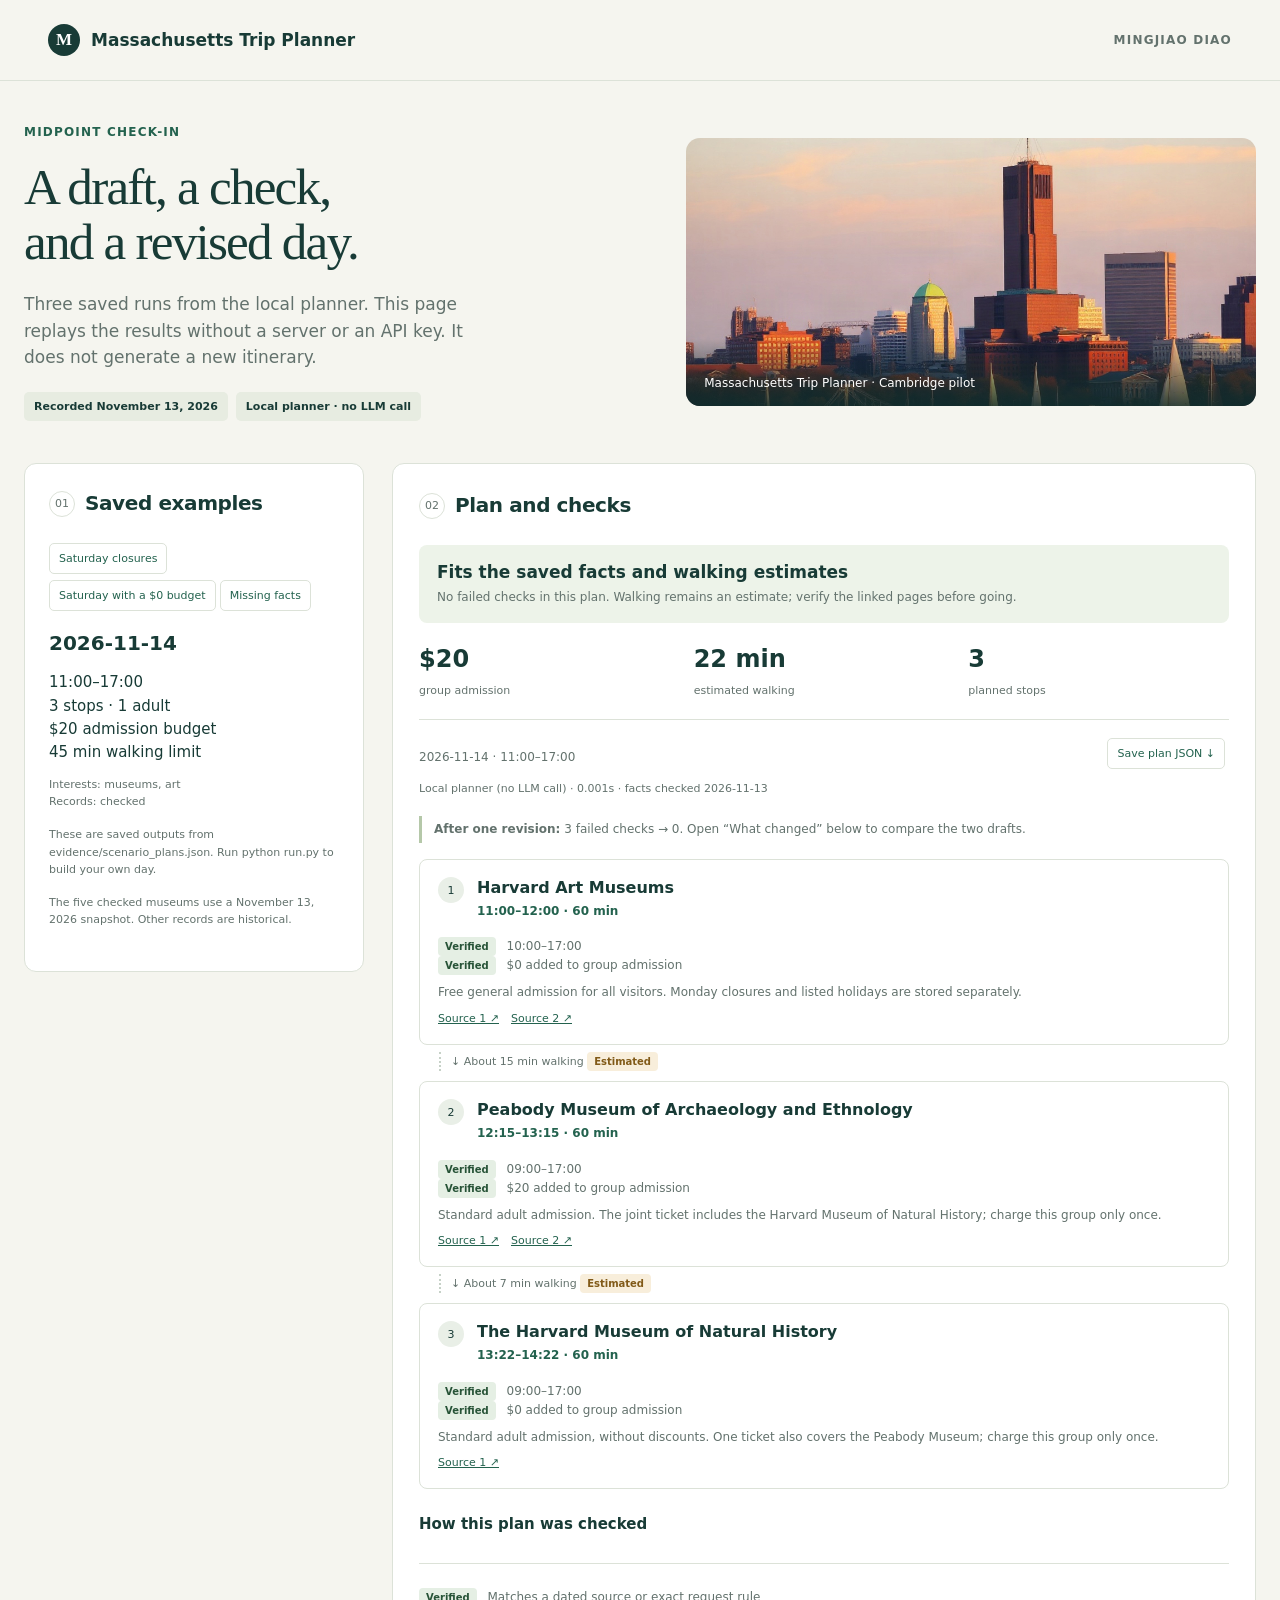
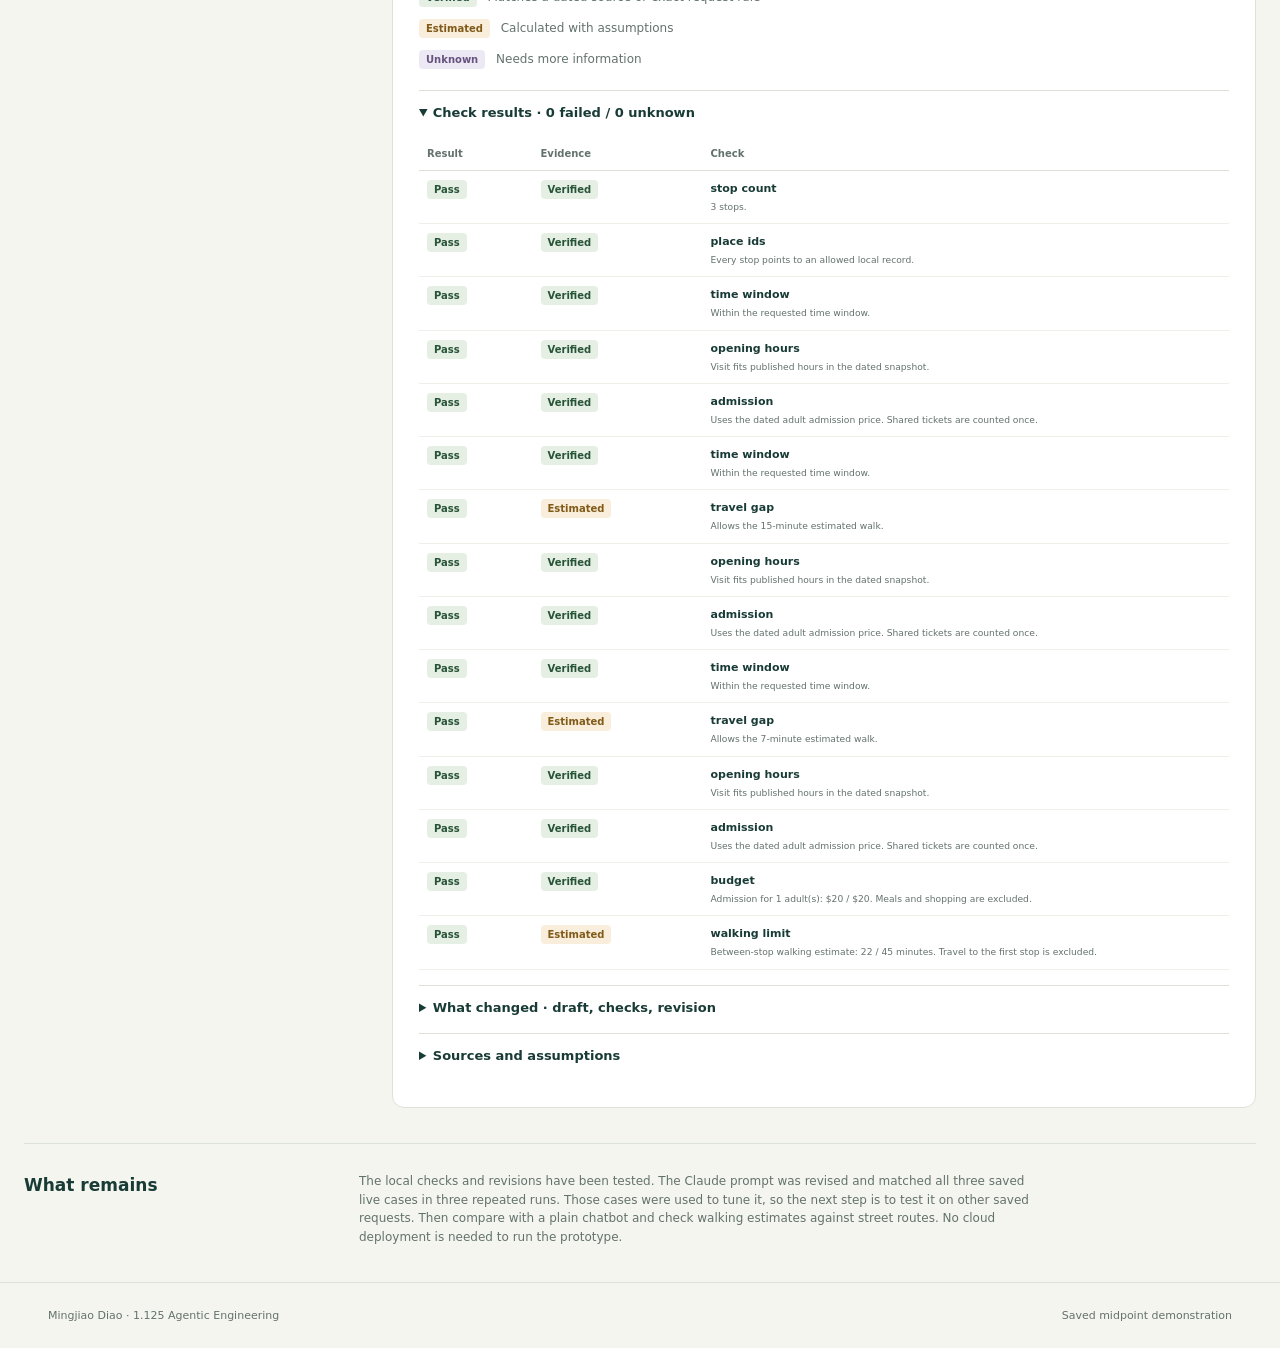
<file: docs/demo.html>
<!doctype html><html lang="en"><head><meta charset="utf-8"><meta name="viewport" content="width=device-width,initial-scale=1"><title>Midpoint demo replay</title><link rel="stylesheet" href="../web/style.css"></head><body>
<header><a class="brand" href="../README.md"><span class="brandmark">M</span> Massachusetts Trip Planner</a><span class="version">Mingjiao Diao</span></header><main>
<section class="hero"><div><p class="eyebrow">MIDPOINT CHECK-IN</p><h1>A draft, a check,<br>and a revised day.</h1><p>Three saved runs from the local planner. This page replays the results without a server or an API key. It does not generate a new itinerary.</p><div class="hero-tags"><span>Recorded November 13, 2026</span><span>Local planner · no LLM call</span></div></div><figure><img src="../web/boston.jpg" alt="Illustrative Boston waterfront view"><figcaption>Massachusetts Trip Planner · Cambridge pilot</figcaption></figure></section>
<div class="workspace"><aside class="input-panel"><div class="panel-heading"><span class="step">01</span><h2>Saved examples</h2></div><div class="examples" style="margin:0;border:0;padding:0"><button data-case="saturday_closures">Saturday closures</button><button data-case="saturday_free">Saturday with a $0 budget</button><button data-case="old_nature_records">Missing facts</button></div><div id="request-summary"></div><p class="field-note">These are saved outputs from evidence/scenario_plans.json. Run python run.py to build your own day.</p><p class="field-note">The five checked museums use a November 13, 2026 snapshot. Other records are historical.</p></aside><section class="output-panel"><div class="panel-heading"><span class="step">02</span><h2>Plan and checks</h2></div><div id="results"></div></section></div>
<section class="scope-note"><h2>What remains</h2><p>The local checks and revisions have been tested. The Claude prompt was revised and matched all three saved live cases in three repeated runs. Those cases were used to tune it, so the next step is to test it on other saved requests. Then compare with a plain chatbot and check walking estimates against street routes. No cloud deployment is needed to run the prototype.</p></section></main><footer><span>Mingjiao Diao · 1.125 Agentic Engineering</span><span>Saved midpoint demonstration</span></footer><script>const saved={"saturday_closures": {"request": {"date": "2026-11-14", "start": "11:00", "end": "17:00", "adults": 1, "budget": 20, "max_walk_minutes": 45, "stop_count": 3, "interests": ["museums", "art"], "source_mode": "checked", "excluded_ids": [], "notes": ""}, "provider": "local", "provider_label": "Local planner (no LLM call)", "model": null, "model_usage": [], "model_calls": [], "candidate_count": 5, "candidates": [{"place_id": "0x89e377448897a76d:0xe34244cf7bf8f747", "name": "Harvard Art Museums", "matched_terms": ["art", "museum", "museums"], "match_score": 6}, {"place_id": "0x89e3774157d08287:0xe1392204489e893b", "name": "The Collection of Historical Scientific Instruments at the Putnam Gallery", "matched_terms": ["collection", "gallery", "museum", "museums"], "match_score": 6}, {"place_id": "0x89e37746dc6c2a43:0xe91ab7e7b2233d1c", "name": "Harvard Museum of the Ancient Near East", "matched_terms": ["collection", "museum", "museums"], "match_score": 4}, {"place_id": "0x89e37746d15ee397:0x120a9da97291d878", "name": "Peabody Museum of Archaeology and Ethnology", "matched_terms": ["museum", "museums"], "match_score": 3}, {"place_id": "0x89e377412f2ed67b:0x613d8c4648bcba7b", "name": "The Harvard Museum of Natural History", "matched_terms": ["museum", "museums"], "match_score": 3}], "trace": [{"step": "Find places", "detail": "Found 5 matching Cambridge records (up to 10)."}, {"step": "Draft plan", "detail": "Local baseline used the top-ranked records, one hour per stop."}, {"step": "Check plan", "detail": "3 failed checks; 0 unknown checks."}, {"step": "Revise plan", "detail": "Revised stops or times using the failed checks. The request stayed the same."}, {"step": "Check revised plan", "detail": "0 failed checks; 0 unknown checks."}], "attempts": [{"attempt": 0, "draft": [{"place_id": "0x89e377448897a76d:0xe34244cf7bf8f747", "start": "11:00", "duration_minutes": 60}, {"place_id": "0x89e3774157d08287:0xe1392204489e893b", "start": "12:10", "duration_minutes": 60}, {"place_id": "0x89e37746dc6c2a43:0xe91ab7e7b2233d1c", "start": "13:20", "duration_minutes": 60}], "result": {"checks": [{"rule": "stop_count", "result": "pass", "evidence": "verified", "message": "3 stops.", "place_id": null}, {"rule": "place_ids", "result": "pass", "evidence": "verified", "message": "Every stop points to an allowed local record.", "place_id": null}, {"rule": "time_window", "result": "pass", "evidence": "verified", "message": "Within the requested time window.", "place_id": "0x89e377448897a76d:0xe34244cf7bf8f747"}, {"rule": "opening_hours", "result": "pass", "evidence": "verified", "message": "Visit fits published hours in the dated snapshot.", "place_id": "0x89e377448897a76d:0xe34244cf7bf8f747"}, {"rule": "admission", "result": "pass", "evidence": "verified", "message": "Uses the dated adult admission price. Shared tickets are counted once.", "place_id": "0x89e377448897a76d:0xe34244cf7bf8f747"}, {"rule": "time_window", "result": "pass", "evidence": "verified", "message": "Within the requested time window.", "place_id": "0x89e3774157d08287:0xe1392204489e893b"}, {"rule": "travel_gap", "result": "fail", "evidence": "estimated", "message": "There is not enough time for the estimated walk.", "place_id": "0x89e3774157d08287:0xe1392204489e893b"}, {"rule": "opening_hours", "result": "fail", "evidence": "verified", "message": "The saved official schedule says closed on this date.", "place_id": "0x89e3774157d08287:0xe1392204489e893b"}, {"rule": "admission", "result": "pass", "evidence": "verified", "message": "Uses the dated adult admission price. Shared tickets are counted once.", "place_id": "0x89e3774157d08287:0xe1392204489e893b"}, {"rule": "time_window", "result": "pass", "evidence": "verified", "message": "Within the requested time window.", "place_id": "0x89e37746dc6c2a43:0xe91ab7e7b2233d1c"}, {"rule": "travel_gap", "result": "pass", "evidence": "estimated", "message": "Allows the 10-minute estimated walk.", "place_id": "0x89e37746dc6c2a43:0xe91ab7e7b2233d1c"}, {"rule": "opening_hours", "result": "fail", "evidence": "verified", "message": "The saved official schedule says closed on this date.", "place_id": "0x89e37746dc6c2a43:0xe91ab7e7b2233d1c"}, {"rule": "admission", "result": "pass", "evidence": "verified", "message": "Uses the dated adult admission price. Shared tickets are counted once.", "place_id": "0x89e37746dc6c2a43:0xe91ab7e7b2233d1c"}, {"rule": "budget", "result": "pass", "evidence": "verified", "message": "Admission for 1 adult(s): $0 / $20. Meals and shopping are excluded.", "place_id": null}, {"rule": "walking_limit", "result": "pass", "evidence": "estimated", "message": "Between-stop walking estimate: 22 / 45 minutes. Travel to the first stop is excluded.", "place_id": null}], "stops": [{"place_id": "0x89e377448897a76d:0xe34244cf7bf8f747", "name": "Harvard Art Museums", "start": "11:00", "end": "12:00", "duration_minutes": 60, "walk_before": null, "charged_admission_usd": 0, "record": {"place_id": "0x89e377448897a76d:0xe34244cf7bf8f747", "name": "Harvard Art Museums", "city": "Cambridge", "category": "culture", "categories": ["Art museum", "Cafe", "Gift shop", "Tourist attraction"], "address": "Harvard Art Museums, 32 Quincy St, Cambridge, MA 02138", "latitude": 42.3740898, "longitude": -71.1143582, "rating": 4.7, "review_count": 1177, "price": null, "historical_hours": null, "description": "Harvard's oldest museum, featuring European & American art from the Middle Ages to the present day.", "source_url": "https://www.google.com/maps?cid=16375726853001377607", "source_snapshot": "Google Local 2021", "metadata_source_line": 89957, "sampled_review_count": 6, "facts": {"hours": [["10:00", "17:00"]], "hours_status": "verified", "admission_usd": 0, "price_status": "verified", "ticket_group": "art", "source_urls": ["https://harvardartmuseums.org/visit", "https://harvardartmuseums.org/visit/policies/hours-closings"], "checked_at": "2026-11-13", "historical_hours": null, "historical_price_category": null, "note": "Free general admission for all visitors. Monday closures and listed holidays are stored separately."}}}, {"place_id": "0x89e3774157d08287:0xe1392204489e893b", "name": "The Collection of Historical Scientific Instruments at the Putnam Gallery", "start": "12:10", "end": "13:10", "duration_minutes": 60, "walk_before": {"from_id": "0x89e377448897a76d:0xe34244cf7bf8f747", "to_id": "0x89e3774157d08287:0xe1392204489e893b", "minutes": 12, "status": "estimated", "method": "Great-circle distance × 1.35, walking at 4 km/h, plus 5 minutes per leg. No street routing."}, "charged_admission_usd": 0, "record": {"place_id": "0x89e3774157d08287:0xe1392204489e893b", "name": "The Collection of Historical Scientific Instruments at the Putnam Gallery", "city": "Cambridge", "category": "culture", "categories": ["Science museum"], "address": "The Collection of Historical Scientific Instruments at the Putnam Gallery, 1 Oxford St, Cambridge, MA 02138", "latitude": 42.3766442, "longitude": -71.1161887, "rating": 4.6, "review_count": 58, "price": null, "historical_hours": [["Friday", "11AM–4PM"], ["Saturday", "Closed"], ["Sunday", "11AM–4PM"], ["Monday", "11AM–4PM"], ["Tuesday", "11AM–4PM"], ["Wednesday", "11AM–4PM"], ["Thursday", "11AM–4PM"]], "description": "", "source_url": "https://www.google.com/maps?cid=16229040133999855931", "source_snapshot": "Google Local 2021", "metadata_source_line": 60868, "sampled_review_count": 6, "facts": {"hours": [], "hours_status": "verified", "admission_usd": 0, "price_status": "verified", "ticket_group": "chsi", "source_urls": ["https://chsi.harvard.edu/visit-us"], "checked_at": "2026-11-13", "historical_hours": [["Friday", "11AM–4PM"], ["Saturday", "Closed"], ["Sunday", "11AM–4PM"], ["Monday", "11AM–4PM"], ["Tuesday", "11AM–4PM"], ["Wednesday", "11AM–4PM"], ["Thursday", "11AM–4PM"]], "historical_price_category": null, "note": "Free general admission. Open Sunday through Friday; closed Saturday."}}}, {"place_id": "0x89e37746dc6c2a43:0xe91ab7e7b2233d1c", "name": "Harvard Museum of the Ancient Near East", "start": "13:20", "end": "14:20", "duration_minutes": 60, "walk_before": {"from_id": "0x89e3774157d08287:0xe1392204489e893b", "to_id": "0x89e37746dc6c2a43:0xe91ab7e7b2233d1c", "minutes": 10, "status": "estimated", "method": "Great-circle distance × 1.35, walking at 4 km/h, plus 5 minutes per leg. No street routing."}, "charged_admission_usd": 0, "record": {"place_id": "0x89e37746dc6c2a43:0xe91ab7e7b2233d1c", "name": "Harvard Museum of the Ancient Near East", "city": "Cambridge", "category": "culture", "categories": ["Museum", "Archaeological museum", "Tourist attraction"], "address": "Harvard Museum of the Ancient Near East, 6 Divinity Ave, Cambridge, MA 02138", "latitude": 42.378068, "longitude": -71.11397, "rating": 4.5, "review_count": 104, "price": null, "historical_hours": [["Tuesday", "11AM–4PM"], ["Wednesday", "11AM–4PM"], ["Thursday", "11AM–4PM"], ["Friday", "11AM–4PM"], ["Saturday", "Closed"], ["Sunday", "11AM–4PM"], ["Monday", "11AM–4PM"]], "description": "Collection of archeological finds from the Near East, including Egypt, Israel, Iraq & Syria.", "source_url": "https://www.google.com/maps?cid=16796939965985668380", "source_snapshot": "Google Local 2021", "metadata_source_line": 73231, "sampled_review_count": 6, "facts": {"hours": [], "hours_status": "verified", "admission_usd": 0, "price_status": "verified", "ticket_group": "hmane", "source_urls": ["https://hmane.harvard.edu/visit"], "checked_at": "2026-11-13", "historical_hours": [["Tuesday", "11AM–4PM"], ["Wednesday", "11AM–4PM"], ["Thursday", "11AM–4PM"], ["Friday", "11AM–4PM"], ["Saturday", "Closed"], ["Sunday", "11AM–4PM"], ["Monday", "11AM–4PM"]], "historical_price_category": null, "note": "Free general admission. Open Sunday through Friday; closed Saturday."}}}], "has_failures": true, "has_unknowns": false, "status": "needs_change", "total_admission_usd": 0, "known_admission_usd": 0, "walking_minutes": 22, "failure_count": 3, "unknown_count": 0}}, {"attempt": 1, "draft": [{"place_id": "0x89e377448897a76d:0xe34244cf7bf8f747", "start": "11:00", "duration_minutes": 60}, {"place_id": "0x89e37746d15ee397:0x120a9da97291d878", "start": "12:15", "duration_minutes": 60}, {"place_id": "0x89e377412f2ed67b:0x613d8c4648bcba7b", "start": "13:22", "duration_minutes": 60}], "result": {"checks": [{"rule": "stop_count", "result": "pass", "evidence": "verified", "message": "3 stops.", "place_id": null}, {"rule": "place_ids", "result": "pass", "evidence": "verified", "message": "Every stop points to an allowed local record.", "place_id": null}, {"rule": "time_window", "result": "pass", "evidence": "verified", "message": "Within the requested time window.", "place_id": "0x89e377448897a76d:0xe34244cf7bf8f747"}, {"rule": "opening_hours", "result": "pass", "evidence": "verified", "message": "Visit fits published hours in the dated snapshot.", "place_id": "0x89e377448897a76d:0xe34244cf7bf8f747"}, {"rule": "admission", "result": "pass", "evidence": "verified", "message": "Uses the dated adult admission price. Shared tickets are counted once.", "place_id": "0x89e377448897a76d:0xe34244cf7bf8f747"}, {"rule": "time_window", "result": "pass", "evidence": "verified", "message": "Within the requested time window.", "place_id": "0x89e37746d15ee397:0x120a9da97291d878"}, {"rule": "travel_gap", "result": "pass", "evidence": "estimated", "message": "Allows the 15-minute estimated walk.", "place_id": "0x89e37746d15ee397:0x120a9da97291d878"}, {"rule": "opening_hours", "result": "pass", "evidence": "verified", "message": "Visit fits published hours in the dated snapshot.", "place_id": "0x89e37746d15ee397:0x120a9da97291d878"}, {"rule": "admission", "result": "pass", "evidence": "verified", "message": "Uses the dated adult admission price. Shared tickets are counted once.", "place_id": "0x89e37746d15ee397:0x120a9da97291d878"}, {"rule": "time_window", "result": "pass", "evidence": "verified", "message": "Within the requested time window.", "place_id": "0x89e377412f2ed67b:0x613d8c4648bcba7b"}, {"rule": "travel_gap", "result": "pass", "evidence": "estimated", "message": "Allows the 7-minute estimated walk.", "place_id": "0x89e377412f2ed67b:0x613d8c4648bcba7b"}, {"rule": "opening_hours", "result": "pass", "evidence": "verified", "message": "Visit fits published hours in the dated snapshot.", "place_id": "0x89e377412f2ed67b:0x613d8c4648bcba7b"}, {"rule": "admission", "result": "pass", "evidence": "verified", "message": "Uses the dated adult admission price. Shared tickets are counted once.", "place_id": "0x89e377412f2ed67b:0x613d8c4648bcba7b"}, {"rule": "budget", "result": "pass", "evidence": "verified", "message": "Admission for 1 adult(s): $20 / $20. Meals and shopping are excluded.", "place_id": null}, {"rule": "walking_limit", "result": "pass", "evidence": "estimated", "message": "Between-stop walking estimate: 22 / 45 minutes. Travel to the first stop is excluded.", "place_id": null}], "stops": [{"place_id": "0x89e377448897a76d:0xe34244cf7bf8f747", "name": "Harvard Art Museums", "start": "11:00", "end": "12:00", "duration_minutes": 60, "walk_before": null, "charged_admission_usd": 0, "record": {"place_id": "0x89e377448897a76d:0xe34244cf7bf8f747", "name": "Harvard Art Museums", "city": "Cambridge", "category": "culture", "categories": ["Art museum", "Cafe", "Gift shop", "Tourist attraction"], "address": "Harvard Art Museums, 32 Quincy St, Cambridge, MA 02138", "latitude": 42.3740898, "longitude": -71.1143582, "rating": 4.7, "review_count": 1177, "price": null, "historical_hours": null, "description": "Harvard's oldest museum, featuring European & American art from the Middle Ages to the present day.", "source_url": "https://www.google.com/maps?cid=16375726853001377607", "source_snapshot": "Google Local 2021", "metadata_source_line": 89957, "sampled_review_count": 6, "facts": {"hours": [["10:00", "17:00"]], "hours_status": "verified", "admission_usd": 0, "price_status": "verified", "ticket_group": "art", "source_urls": ["https://harvardartmuseums.org/visit", "https://harvardartmuseums.org/visit/policies/hours-closings"], "checked_at": "2026-11-13", "historical_hours": null, "historical_price_category": null, "note": "Free general admission for all visitors. Monday closures and listed holidays are stored separately."}}}, {"place_id": "0x89e37746d15ee397:0x120a9da97291d878", "name": "Peabody Museum of Archaeology and Ethnology", "start": "12:15", "end": "13:15", "duration_minutes": 60, "walk_before": {"from_id": "0x89e377448897a76d:0xe34244cf7bf8f747", "to_id": "0x89e37746d15ee397:0x120a9da97291d878", "minutes": 15, "status": "estimated", "method": "Great-circle distance × 1.35, walking at 4 km/h, plus 5 minutes per leg. No street routing."}, "charged_admission_usd": 20, "record": {"place_id": "0x89e37746d15ee397:0x120a9da97291d878", "name": "Peabody Museum of Archaeology and Ethnology", "city": "Cambridge", "category": "culture", "categories": ["Museum", "Tourist attraction"], "address": "Peabody Museum of Archaeology and Ethnology, 11 Divinity Ave, Cambridge, MA 02138", "latitude": 42.378195999999996, "longitude": -71.11493, "rating": 4.6, "review_count": 435, "price": null, "historical_hours": [["Saturday", "9AM–5PM"], ["Sunday", "9AM–5PM"], ["Monday", "9AM–5PM"], ["Tuesday", "9AM–5PM"], ["Wednesday", "9AM–5PM"], ["Thursday", "9AM–5PM"], ["Friday", "9AM–5PM"]], "description": "Harvard museum with ancient cultures' artifacts & archeology, plus access to Natural History Museum.", "source_url": "https://www.google.com/maps?cid=1300024793547004024", "source_snapshot": "Google Local 2021", "metadata_source_line": 74943, "sampled_review_count": 6, "facts": {"hours": [["09:00", "17:00"]], "hours_status": "verified", "admission_usd": 20, "price_status": "verified", "ticket_group": "hmnh-peabody", "source_urls": ["https://peabody.harvard.edu/hours-admission", "https://www.hmnh.harvard.edu/plan-your-visit"], "checked_at": "2026-11-13", "historical_hours": [["Saturday", "9AM–5PM"], ["Sunday", "9AM–5PM"], ["Monday", "9AM–5PM"], ["Tuesday", "9AM–5PM"], ["Wednesday", "9AM–5PM"], ["Thursday", "9AM–5PM"], ["Friday", "9AM–5PM"]], "historical_price_category": null, "note": "Standard adult admission. The joint ticket includes the Harvard Museum of Natural History; charge this group only once."}}}, {"place_id": "0x89e377412f2ed67b:0x613d8c4648bcba7b", "name": "The Harvard Museum of Natural History", "start": "13:22", "end": "14:22", "duration_minutes": 60, "walk_before": {"from_id": "0x89e37746d15ee397:0x120a9da97291d878", "to_id": "0x89e377412f2ed67b:0x613d8c4648bcba7b", "minutes": 7, "status": "estimated", "method": "Great-circle distance × 1.35, walking at 4 km/h, plus 5 minutes per leg. No street routing."}, "charged_admission_usd": 0, "record": {"place_id": "0x89e377412f2ed67b:0x613d8c4648bcba7b", "name": "The Harvard Museum of Natural History", "city": "Cambridge", "category": "culture", "categories": ["Natural history museum"], "address": "The Harvard Museum of Natural History, 26 Oxford St, Cambridge, MA 02138", "latitude": 42.3784626, "longitude": -71.1155576, "rating": 4.7, "review_count": 2903, "price": null, "historical_hours": [["Sunday", "9AM–5PM"], ["Monday", "9AM–5PM"], ["Tuesday", "9AM–5PM"], ["Wednesday", "9AM–5PM"], ["Thursday", "9AM–5PM"], ["Friday", "9AM–5PM"], ["Saturday", "9AM–5PM"]], "description": "Extensive natural-science collections, including animals, minerals & the famous Glass Flowers.", "source_url": "https://www.google.com/maps?cid=7006910828754287227", "source_snapshot": "Google Local 2021", "metadata_source_line": 92192, "sampled_review_count": 6, "facts": {"hours": [["09:00", "17:00"]], "hours_status": "verified", "admission_usd": 20, "price_status": "verified", "ticket_group": "hmnh-peabody", "source_urls": ["https://www.hmnh.harvard.edu/plan-your-visit"], "checked_at": "2026-11-13", "historical_hours": [["Sunday", "9AM–5PM"], ["Monday", "9AM–5PM"], ["Tuesday", "9AM–5PM"], ["Wednesday", "9AM–5PM"], ["Thursday", "9AM–5PM"], ["Friday", "9AM–5PM"], ["Saturday", "9AM–5PM"]], "historical_price_category": null, "note": "Standard adult admission, without discounts. One ticket also covers the Peabody Museum; charge this group only once."}}}], "has_failures": false, "has_unknowns": false, "status": "fits_estimates", "total_admission_usd": 20, "known_admission_usd": 20, "walking_minutes": 22, "failure_count": 0, "unknown_count": 0}}], "result": {"checks": [{"rule": "stop_count", "result": "pass", "evidence": "verified", "message": "3 stops.", "place_id": null}, {"rule": "place_ids", "result": "pass", "evidence": "verified", "message": "Every stop points to an allowed local record.", "place_id": null}, {"rule": "time_window", "result": "pass", "evidence": "verified", "message": "Within the requested time window.", "place_id": "0x89e377448897a76d:0xe34244cf7bf8f747"}, {"rule": "opening_hours", "result": "pass", "evidence": "verified", "message": "Visit fits published hours in the dated snapshot.", "place_id": "0x89e377448897a76d:0xe34244cf7bf8f747"}, {"rule": "admission", "result": "pass", "evidence": "verified", "message": "Uses the dated adult admission price. Shared tickets are counted once.", "place_id": "0x89e377448897a76d:0xe34244cf7bf8f747"}, {"rule": "time_window", "result": "pass", "evidence": "verified", "message": "Within the requested time window.", "place_id": "0x89e37746d15ee397:0x120a9da97291d878"}, {"rule": "travel_gap", "result": "pass", "evidence": "estimated", "message": "Allows the 15-minute estimated walk.", "place_id": "0x89e37746d15ee397:0x120a9da97291d878"}, {"rule": "opening_hours", "result": "pass", "evidence": "verified", "message": "Visit fits published hours in the dated snapshot.", "place_id": "0x89e37746d15ee397:0x120a9da97291d878"}, {"rule": "admission", "result": "pass", "evidence": "verified", "message": "Uses the dated adult admission price. Shared tickets are counted once.", "place_id": "0x89e37746d15ee397:0x120a9da97291d878"}, {"rule": "time_window", "result": "pass", "evidence": "verified", "message": "Within the requested time window.", "place_id": "0x89e377412f2ed67b:0x613d8c4648bcba7b"}, {"rule": "travel_gap", "result": "pass", "evidence": "estimated", "message": "Allows the 7-minute estimated walk.", "place_id": "0x89e377412f2ed67b:0x613d8c4648bcba7b"}, {"rule": "opening_hours", "result": "pass", "evidence": "verified", "message": "Visit fits published hours in the dated snapshot.", "place_id": "0x89e377412f2ed67b:0x613d8c4648bcba7b"}, {"rule": "admission", "result": "pass", "evidence": "verified", "message": "Uses the dated adult admission price. Shared tickets are counted once.", "place_id": "0x89e377412f2ed67b:0x613d8c4648bcba7b"}, {"rule": "budget", "result": "pass", "evidence": "verified", "message": "Admission for 1 adult(s): $20 / $20. Meals and shopping are excluded.", "place_id": null}, {"rule": "walking_limit", "result": "pass", "evidence": "estimated", "message": "Between-stop walking estimate: 22 / 45 minutes. Travel to the first stop is excluded.", "place_id": null}], "stops": [{"place_id": "0x89e377448897a76d:0xe34244cf7bf8f747", "name": "Harvard Art Museums", "start": "11:00", "end": "12:00", "duration_minutes": 60, "walk_before": null, "charged_admission_usd": 0, "record": {"place_id": "0x89e377448897a76d:0xe34244cf7bf8f747", "name": "Harvard Art Museums", "city": "Cambridge", "category": "culture", "categories": ["Art museum", "Cafe", "Gift shop", "Tourist attraction"], "address": "Harvard Art Museums, 32 Quincy St, Cambridge, MA 02138", "latitude": 42.3740898, "longitude": -71.1143582, "rating": 4.7, "review_count": 1177, "price": null, "historical_hours": null, "description": "Harvard's oldest museum, featuring European & American art from the Middle Ages to the present day.", "source_url": "https://www.google.com/maps?cid=16375726853001377607", "source_snapshot": "Google Local 2021", "metadata_source_line": 89957, "sampled_review_count": 6, "facts": {"hours": [["10:00", "17:00"]], "hours_status": "verified", "admission_usd": 0, "price_status": "verified", "ticket_group": "art", "source_urls": ["https://harvardartmuseums.org/visit", "https://harvardartmuseums.org/visit/policies/hours-closings"], "checked_at": "2026-11-13", "historical_hours": null, "historical_price_category": null, "note": "Free general admission for all visitors. Monday closures and listed holidays are stored separately."}}}, {"place_id": "0x89e37746d15ee397:0x120a9da97291d878", "name": "Peabody Museum of Archaeology and Ethnology", "start": "12:15", "end": "13:15", "duration_minutes": 60, "walk_before": {"from_id": "0x89e377448897a76d:0xe34244cf7bf8f747", "to_id": "0x89e37746d15ee397:0x120a9da97291d878", "minutes": 15, "status": "estimated", "method": "Great-circle distance × 1.35, walking at 4 km/h, plus 5 minutes per leg. No street routing."}, "charged_admission_usd": 20, "record": {"place_id": "0x89e37746d15ee397:0x120a9da97291d878", "name": "Peabody Museum of Archaeology and Ethnology", "city": "Cambridge", "category": "culture", "categories": ["Museum", "Tourist attraction"], "address": "Peabody Museum of Archaeology and Ethnology, 11 Divinity Ave, Cambridge, MA 02138", "latitude": 42.378195999999996, "longitude": -71.11493, "rating": 4.6, "review_count": 435, "price": null, "historical_hours": [["Saturday", "9AM–5PM"], ["Sunday", "9AM–5PM"], ["Monday", "9AM–5PM"], ["Tuesday", "9AM–5PM"], ["Wednesday", "9AM–5PM"], ["Thursday", "9AM–5PM"], ["Friday", "9AM–5PM"]], "description": "Harvard museum with ancient cultures' artifacts & archeology, plus access to Natural History Museum.", "source_url": "https://www.google.com/maps?cid=1300024793547004024", "source_snapshot": "Google Local 2021", "metadata_source_line": 74943, "sampled_review_count": 6, "facts": {"hours": [["09:00", "17:00"]], "hours_status": "verified", "admission_usd": 20, "price_status": "verified", "ticket_group": "hmnh-peabody", "source_urls": ["https://peabody.harvard.edu/hours-admission", "https://www.hmnh.harvard.edu/plan-your-visit"], "checked_at": "2026-11-13", "historical_hours": [["Saturday", "9AM–5PM"], ["Sunday", "9AM–5PM"], ["Monday", "9AM–5PM"], ["Tuesday", "9AM–5PM"], ["Wednesday", "9AM–5PM"], ["Thursday", "9AM–5PM"], ["Friday", "9AM–5PM"]], "historical_price_category": null, "note": "Standard adult admission. The joint ticket includes the Harvard Museum of Natural History; charge this group only once."}}}, {"place_id": "0x89e377412f2ed67b:0x613d8c4648bcba7b", "name": "The Harvard Museum of Natural History", "start": "13:22", "end": "14:22", "duration_minutes": 60, "walk_before": {"from_id": "0x89e37746d15ee397:0x120a9da97291d878", "to_id": "0x89e377412f2ed67b:0x613d8c4648bcba7b", "minutes": 7, "status": "estimated", "method": "Great-circle distance × 1.35, walking at 4 km/h, plus 5 minutes per leg. No street routing."}, "charged_admission_usd": 0, "record": {"place_id": "0x89e377412f2ed67b:0x613d8c4648bcba7b", "name": "The Harvard Museum of Natural History", "city": "Cambridge", "category": "culture", "categories": ["Natural history museum"], "address": "The Harvard Museum of Natural History, 26 Oxford St, Cambridge, MA 02138", "latitude": 42.3784626, "longitude": -71.1155576, "rating": 4.7, "review_count": 2903, "price": null, "historical_hours": [["Sunday", "9AM–5PM"], ["Monday", "9AM–5PM"], ["Tuesday", "9AM–5PM"], ["Wednesday", "9AM–5PM"], ["Thursday", "9AM–5PM"], ["Friday", "9AM–5PM"], ["Saturday", "9AM–5PM"]], "description": "Extensive natural-science collections, including animals, minerals & the famous Glass Flowers.", "source_url": "https://www.google.com/maps?cid=7006910828754287227", "source_snapshot": "Google Local 2021", "metadata_source_line": 92192, "sampled_review_count": 6, "facts": {"hours": [["09:00", "17:00"]], "hours_status": "verified", "admission_usd": 20, "price_status": "verified", "ticket_group": "hmnh-peabody", "source_urls": ["https://www.hmnh.harvard.edu/plan-your-visit"], "checked_at": "2026-11-13", "historical_hours": [["Sunday", "9AM–5PM"], ["Monday", "9AM–5PM"], ["Tuesday", "9AM–5PM"], ["Wednesday", "9AM–5PM"], ["Thursday", "9AM–5PM"], ["Friday", "9AM–5PM"], ["Saturday", "9AM–5PM"]], "historical_price_category": null, "note": "Standard adult admission, without discounts. One ticket also covers the Peabody Museum; charge this group only once."}}}], "has_failures": false, "has_unknowns": false, "status": "fits_estimates", "total_admission_usd": 20, "known_admission_usd": 20, "walking_minutes": 22, "failure_count": 0, "unknown_count": 0}, "search": {"orders_examined": 60, "search_timed_out": false}, "elapsed_seconds": 0.001, "walking_method": "Great-circle distance × 1.35, walking at 4 km/h, plus 5 minutes per leg. No street routing.", "snapshot_date": "2026-11-13", "limits": ["Cambridge pilot, one day, adults only.", "Admission budget only; meals, shopping and travel to the first stop are excluded.", "Walking times are geometric estimates, not street routes or accessibility guidance.", "Verified means checked against a dated official source, not guaranteed live availability."]}, "saturday_free": {"request": {"date": "2026-11-14", "start": "11:00", "end": "17:00", "adults": 1, "budget": 0, "max_walk_minutes": 45, "stop_count": 3, "interests": ["museums", "art"], "source_mode": "checked", "excluded_ids": [], "notes": ""}, "provider": "local", "provider_label": "Local planner (no LLM call)", "model": null, "model_usage": [], "model_calls": [], "candidate_count": 5, "candidates": [{"place_id": "0x89e377448897a76d:0xe34244cf7bf8f747", "name": "Harvard Art Museums", "matched_terms": ["art", "museum", "museums"], "match_score": 6}, {"place_id": "0x89e3774157d08287:0xe1392204489e893b", "name": "The Collection of Historical Scientific Instruments at the Putnam Gallery", "matched_terms": ["collection", "gallery", "museum", "museums"], "match_score": 6}, {"place_id": "0x89e37746dc6c2a43:0xe91ab7e7b2233d1c", "name": "Harvard Museum of the Ancient Near East", "matched_terms": ["collection", "museum", "museums"], "match_score": 4}, {"place_id": "0x89e37746d15ee397:0x120a9da97291d878", "name": "Peabody Museum of Archaeology and Ethnology", "matched_terms": ["museum", "museums"], "match_score": 3}, {"place_id": "0x89e377412f2ed67b:0x613d8c4648bcba7b", "name": "The Harvard Museum of Natural History", "matched_terms": ["museum", "museums"], "match_score": 3}], "trace": [{"step": "Find places", "detail": "Found 5 matching Cambridge records (up to 10)."}, {"step": "Draft plan", "detail": "Local baseline used the top-ranked records, one hour per stop."}, {"step": "Check plan", "detail": "3 failed checks; 0 unknown checks."}, {"step": "Stop", "detail": "No one-hour-per-stop plan fits these constraints in the retrieved records. Try fewer stops, more time, or a different date."}], "attempts": [{"attempt": 0, "draft": [{"place_id": "0x89e377448897a76d:0xe34244cf7bf8f747", "start": "11:00", "duration_minutes": 60}, {"place_id": "0x89e3774157d08287:0xe1392204489e893b", "start": "12:10", "duration_minutes": 60}, {"place_id": "0x89e37746dc6c2a43:0xe91ab7e7b2233d1c", "start": "13:20", "duration_minutes": 60}], "result": {"checks": [{"rule": "stop_count", "result": "pass", "evidence": "verified", "message": "3 stops.", "place_id": null}, {"rule": "place_ids", "result": "pass", "evidence": "verified", "message": "Every stop points to an allowed local record.", "place_id": null}, {"rule": "time_window", "result": "pass", "evidence": "verified", "message": "Within the requested time window.", "place_id": "0x89e377448897a76d:0xe34244cf7bf8f747"}, {"rule": "opening_hours", "result": "pass", "evidence": "verified", "message": "Visit fits published hours in the dated snapshot.", "place_id": "0x89e377448897a76d:0xe34244cf7bf8f747"}, {"rule": "admission", "result": "pass", "evidence": "verified", "message": "Uses the dated adult admission price. Shared tickets are counted once.", "place_id": "0x89e377448897a76d:0xe34244cf7bf8f747"}, {"rule": "time_window", "result": "pass", "evidence": "verified", "message": "Within the requested time window.", "place_id": "0x89e3774157d08287:0xe1392204489e893b"}, {"rule": "travel_gap", "result": "fail", "evidence": "estimated", "message": "There is not enough time for the estimated walk.", "place_id": "0x89e3774157d08287:0xe1392204489e893b"}, {"rule": "opening_hours", "result": "fail", "evidence": "verified", "message": "The saved official schedule says closed on this date.", "place_id": "0x89e3774157d08287:0xe1392204489e893b"}, {"rule": "admission", "result": "pass", "evidence": "verified", "message": "Uses the dated adult admission price. Shared tickets are counted once.", "place_id": "0x89e3774157d08287:0xe1392204489e893b"}, {"rule": "time_window", "result": "pass", "evidence": "verified", "message": "Within the requested time window.", "place_id": "0x89e37746dc6c2a43:0xe91ab7e7b2233d1c"}, {"rule": "travel_gap", "result": "pass", "evidence": "estimated", "message": "Allows the 10-minute estimated walk.", "place_id": "0x89e37746dc6c2a43:0xe91ab7e7b2233d1c"}, {"rule": "opening_hours", "result": "fail", "evidence": "verified", "message": "The saved official schedule says closed on this date.", "place_id": "0x89e37746dc6c2a43:0xe91ab7e7b2233d1c"}, {"rule": "admission", "result": "pass", "evidence": "verified", "message": "Uses the dated adult admission price. Shared tickets are counted once.", "place_id": "0x89e37746dc6c2a43:0xe91ab7e7b2233d1c"}, {"rule": "budget", "result": "pass", "evidence": "verified", "message": "Admission for 1 adult(s): $0 / $0. Meals and shopping are excluded.", "place_id": null}, {"rule": "walking_limit", "result": "pass", "evidence": "estimated", "message": "Between-stop walking estimate: 22 / 45 minutes. Travel to the first stop is excluded.", "place_id": null}], "stops": [{"place_id": "0x89e377448897a76d:0xe34244cf7bf8f747", "name": "Harvard Art Museums", "start": "11:00", "end": "12:00", "duration_minutes": 60, "walk_before": null, "charged_admission_usd": 0, "record": {"place_id": "0x89e377448897a76d:0xe34244cf7bf8f747", "name": "Harvard Art Museums", "city": "Cambridge", "category": "culture", "categories": ["Art museum", "Cafe", "Gift shop", "Tourist attraction"], "address": "Harvard Art Museums, 32 Quincy St, Cambridge, MA 02138", "latitude": 42.3740898, "longitude": -71.1143582, "rating": 4.7, "review_count": 1177, "price": null, "historical_hours": null, "description": "Harvard's oldest museum, featuring European & American art from the Middle Ages to the present day.", "source_url": "https://www.google.com/maps?cid=16375726853001377607", "source_snapshot": "Google Local 2021", "metadata_source_line": 89957, "sampled_review_count": 6, "facts": {"hours": [["10:00", "17:00"]], "hours_status": "verified", "admission_usd": 0, "price_status": "verified", "ticket_group": "art", "source_urls": ["https://harvardartmuseums.org/visit", "https://harvardartmuseums.org/visit/policies/hours-closings"], "checked_at": "2026-11-13", "historical_hours": null, "historical_price_category": null, "note": "Free general admission for all visitors. Monday closures and listed holidays are stored separately."}}}, {"place_id": "0x89e3774157d08287:0xe1392204489e893b", "name": "The Collection of Historical Scientific Instruments at the Putnam Gallery", "start": "12:10", "end": "13:10", "duration_minutes": 60, "walk_before": {"from_id": "0x89e377448897a76d:0xe34244cf7bf8f747", "to_id": "0x89e3774157d08287:0xe1392204489e893b", "minutes": 12, "status": "estimated", "method": "Great-circle distance × 1.35, walking at 4 km/h, plus 5 minutes per leg. No street routing."}, "charged_admission_usd": 0, "record": {"place_id": "0x89e3774157d08287:0xe1392204489e893b", "name": "The Collection of Historical Scientific Instruments at the Putnam Gallery", "city": "Cambridge", "category": "culture", "categories": ["Science museum"], "address": "The Collection of Historical Scientific Instruments at the Putnam Gallery, 1 Oxford St, Cambridge, MA 02138", "latitude": 42.3766442, "longitude": -71.1161887, "rating": 4.6, "review_count": 58, "price": null, "historical_hours": [["Friday", "11AM–4PM"], ["Saturday", "Closed"], ["Sunday", "11AM–4PM"], ["Monday", "11AM–4PM"], ["Tuesday", "11AM–4PM"], ["Wednesday", "11AM–4PM"], ["Thursday", "11AM–4PM"]], "description": "", "source_url": "https://www.google.com/maps?cid=16229040133999855931", "source_snapshot": "Google Local 2021", "metadata_source_line": 60868, "sampled_review_count": 6, "facts": {"hours": [], "hours_status": "verified", "admission_usd": 0, "price_status": "verified", "ticket_group": "chsi", "source_urls": ["https://chsi.harvard.edu/visit-us"], "checked_at": "2026-11-13", "historical_hours": [["Friday", "11AM–4PM"], ["Saturday", "Closed"], ["Sunday", "11AM–4PM"], ["Monday", "11AM–4PM"], ["Tuesday", "11AM–4PM"], ["Wednesday", "11AM–4PM"], ["Thursday", "11AM–4PM"]], "historical_price_category": null, "note": "Free general admission. Open Sunday through Friday; closed Saturday."}}}, {"place_id": "0x89e37746dc6c2a43:0xe91ab7e7b2233d1c", "name": "Harvard Museum of the Ancient Near East", "start": "13:20", "end": "14:20", "duration_minutes": 60, "walk_before": {"from_id": "0x89e3774157d08287:0xe1392204489e893b", "to_id": "0x89e37746dc6c2a43:0xe91ab7e7b2233d1c", "minutes": 10, "status": "estimated", "method": "Great-circle distance × 1.35, walking at 4 km/h, plus 5 minutes per leg. No street routing."}, "charged_admission_usd": 0, "record": {"place_id": "0x89e37746dc6c2a43:0xe91ab7e7b2233d1c", "name": "Harvard Museum of the Ancient Near East", "city": "Cambridge", "category": "culture", "categories": ["Museum", "Archaeological museum", "Tourist attraction"], "address": "Harvard Museum of the Ancient Near East, 6 Divinity Ave, Cambridge, MA 02138", "latitude": 42.378068, "longitude": -71.11397, "rating": 4.5, "review_count": 104, "price": null, "historical_hours": [["Tuesday", "11AM–4PM"], ["Wednesday", "11AM–4PM"], ["Thursday", "11AM–4PM"], ["Friday", "11AM–4PM"], ["Saturday", "Closed"], ["Sunday", "11AM–4PM"], ["Monday", "11AM–4PM"]], "description": "Collection of archeological finds from the Near East, including Egypt, Israel, Iraq & Syria.", "source_url": "https://www.google.com/maps?cid=16796939965985668380", "source_snapshot": "Google Local 2021", "metadata_source_line": 73231, "sampled_review_count": 6, "facts": {"hours": [], "hours_status": "verified", "admission_usd": 0, "price_status": "verified", "ticket_group": "hmane", "source_urls": ["https://hmane.harvard.edu/visit"], "checked_at": "2026-11-13", "historical_hours": [["Tuesday", "11AM–4PM"], ["Wednesday", "11AM–4PM"], ["Thursday", "11AM–4PM"], ["Friday", "11AM–4PM"], ["Saturday", "Closed"], ["Sunday", "11AM–4PM"], ["Monday", "11AM–4PM"]], "historical_price_category": null, "note": "Free general admission. Open Sunday through Friday; closed Saturday."}}}], "has_failures": true, "has_unknowns": false, "status": "needs_change", "total_admission_usd": 0, "known_admission_usd": 0, "walking_minutes": 22, "failure_count": 3, "unknown_count": 0}}], "result": {"checks": [{"rule": "stop_count", "result": "pass", "evidence": "verified", "message": "3 stops.", "place_id": null}, {"rule": "place_ids", "result": "pass", "evidence": "verified", "message": "Every stop points to an allowed local record.", "place_id": null}, {"rule": "time_window", "result": "pass", "evidence": "verified", "message": "Within the requested time window.", "place_id": "0x89e377448897a76d:0xe34244cf7bf8f747"}, {"rule": "opening_hours", "result": "pass", "evidence": "verified", "message": "Visit fits published hours in the dated snapshot.", "place_id": "0x89e377448897a76d:0xe34244cf7bf8f747"}, {"rule": "admission", "result": "pass", "evidence": "verified", "message": "Uses the dated adult admission price. Shared tickets are counted once.", "place_id": "0x89e377448897a76d:0xe34244cf7bf8f747"}, {"rule": "time_window", "result": "pass", "evidence": "verified", "message": "Within the requested time window.", "place_id": "0x89e3774157d08287:0xe1392204489e893b"}, {"rule": "travel_gap", "result": "fail", "evidence": "estimated", "message": "There is not enough time for the estimated walk.", "place_id": "0x89e3774157d08287:0xe1392204489e893b"}, {"rule": "opening_hours", "result": "fail", "evidence": "verified", "message": "The saved official schedule says closed on this date.", "place_id": "0x89e3774157d08287:0xe1392204489e893b"}, {"rule": "admission", "result": "pass", "evidence": "verified", "message": "Uses the dated adult admission price. Shared tickets are counted once.", "place_id": "0x89e3774157d08287:0xe1392204489e893b"}, {"rule": "time_window", "result": "pass", "evidence": "verified", "message": "Within the requested time window.", "place_id": "0x89e37746dc6c2a43:0xe91ab7e7b2233d1c"}, {"rule": "travel_gap", "result": "pass", "evidence": "estimated", "message": "Allows the 10-minute estimated walk.", "place_id": "0x89e37746dc6c2a43:0xe91ab7e7b2233d1c"}, {"rule": "opening_hours", "result": "fail", "evidence": "verified", "message": "The saved official schedule says closed on this date.", "place_id": "0x89e37746dc6c2a43:0xe91ab7e7b2233d1c"}, {"rule": "admission", "result": "pass", "evidence": "verified", "message": "Uses the dated adult admission price. Shared tickets are counted once.", "place_id": "0x89e37746dc6c2a43:0xe91ab7e7b2233d1c"}, {"rule": "budget", "result": "pass", "evidence": "verified", "message": "Admission for 1 adult(s): $0 / $0. Meals and shopping are excluded.", "place_id": null}, {"rule": "walking_limit", "result": "pass", "evidence": "estimated", "message": "Between-stop walking estimate: 22 / 45 minutes. Travel to the first stop is excluded.", "place_id": null}], "stops": [{"place_id": "0x89e377448897a76d:0xe34244cf7bf8f747", "name": "Harvard Art Museums", "start": "11:00", "end": "12:00", "duration_minutes": 60, "walk_before": null, "charged_admission_usd": 0, "record": {"place_id": "0x89e377448897a76d:0xe34244cf7bf8f747", "name": "Harvard Art Museums", "city": "Cambridge", "category": "culture", "categories": ["Art museum", "Cafe", "Gift shop", "Tourist attraction"], "address": "Harvard Art Museums, 32 Quincy St, Cambridge, MA 02138", "latitude": 42.3740898, "longitude": -71.1143582, "rating": 4.7, "review_count": 1177, "price": null, "historical_hours": null, "description": "Harvard's oldest museum, featuring European & American art from the Middle Ages to the present day.", "source_url": "https://www.google.com/maps?cid=16375726853001377607", "source_snapshot": "Google Local 2021", "metadata_source_line": 89957, "sampled_review_count": 6, "facts": {"hours": [["10:00", "17:00"]], "hours_status": "verified", "admission_usd": 0, "price_status": "verified", "ticket_group": "art", "source_urls": ["https://harvardartmuseums.org/visit", "https://harvardartmuseums.org/visit/policies/hours-closings"], "checked_at": "2026-11-13", "historical_hours": null, "historical_price_category": null, "note": "Free general admission for all visitors. Monday closures and listed holidays are stored separately."}}}, {"place_id": "0x89e3774157d08287:0xe1392204489e893b", "name": "The Collection of Historical Scientific Instruments at the Putnam Gallery", "start": "12:10", "end": "13:10", "duration_minutes": 60, "walk_before": {"from_id": "0x89e377448897a76d:0xe34244cf7bf8f747", "to_id": "0x89e3774157d08287:0xe1392204489e893b", "minutes": 12, "status": "estimated", "method": "Great-circle distance × 1.35, walking at 4 km/h, plus 5 minutes per leg. No street routing."}, "charged_admission_usd": 0, "record": {"place_id": "0x89e3774157d08287:0xe1392204489e893b", "name": "The Collection of Historical Scientific Instruments at the Putnam Gallery", "city": "Cambridge", "category": "culture", "categories": ["Science museum"], "address": "The Collection of Historical Scientific Instruments at the Putnam Gallery, 1 Oxford St, Cambridge, MA 02138", "latitude": 42.3766442, "longitude": -71.1161887, "rating": 4.6, "review_count": 58, "price": null, "historical_hours": [["Friday", "11AM–4PM"], ["Saturday", "Closed"], ["Sunday", "11AM–4PM"], ["Monday", "11AM–4PM"], ["Tuesday", "11AM–4PM"], ["Wednesday", "11AM–4PM"], ["Thursday", "11AM–4PM"]], "description": "", "source_url": "https://www.google.com/maps?cid=16229040133999855931", "source_snapshot": "Google Local 2021", "metadata_source_line": 60868, "sampled_review_count": 6, "facts": {"hours": [], "hours_status": "verified", "admission_usd": 0, "price_status": "verified", "ticket_group": "chsi", "source_urls": ["https://chsi.harvard.edu/visit-us"], "checked_at": "2026-11-13", "historical_hours": [["Friday", "11AM–4PM"], ["Saturday", "Closed"], ["Sunday", "11AM–4PM"], ["Monday", "11AM–4PM"], ["Tuesday", "11AM–4PM"], ["Wednesday", "11AM–4PM"], ["Thursday", "11AM–4PM"]], "historical_price_category": null, "note": "Free general admission. Open Sunday through Friday; closed Saturday."}}}, {"place_id": "0x89e37746dc6c2a43:0xe91ab7e7b2233d1c", "name": "Harvard Museum of the Ancient Near East", "start": "13:20", "end": "14:20", "duration_minutes": 60, "walk_before": {"from_id": "0x89e3774157d08287:0xe1392204489e893b", "to_id": "0x89e37746dc6c2a43:0xe91ab7e7b2233d1c", "minutes": 10, "status": "estimated", "method": "Great-circle distance × 1.35, walking at 4 km/h, plus 5 minutes per leg. No street routing."}, "charged_admission_usd": 0, "record": {"place_id": "0x89e37746dc6c2a43:0xe91ab7e7b2233d1c", "name": "Harvard Museum of the Ancient Near East", "city": "Cambridge", "category": "culture", "categories": ["Museum", "Archaeological museum", "Tourist attraction"], "address": "Harvard Museum of the Ancient Near East, 6 Divinity Ave, Cambridge, MA 02138", "latitude": 42.378068, "longitude": -71.11397, "rating": 4.5, "review_count": 104, "price": null, "historical_hours": [["Tuesday", "11AM–4PM"], ["Wednesday", "11AM–4PM"], ["Thursday", "11AM–4PM"], ["Friday", "11AM–4PM"], ["Saturday", "Closed"], ["Sunday", "11AM–4PM"], ["Monday", "11AM–4PM"]], "description": "Collection of archeological finds from the Near East, including Egypt, Israel, Iraq & Syria.", "source_url": "https://www.google.com/maps?cid=16796939965985668380", "source_snapshot": "Google Local 2021", "metadata_source_line": 73231, "sampled_review_count": 6, "facts": {"hours": [], "hours_status": "verified", "admission_usd": 0, "price_status": "verified", "ticket_group": "hmane", "source_urls": ["https://hmane.harvard.edu/visit"], "checked_at": "2026-11-13", "historical_hours": [["Tuesday", "11AM–4PM"], ["Wednesday", "11AM–4PM"], ["Thursday", "11AM–4PM"], ["Friday", "11AM–4PM"], ["Saturday", "Closed"], ["Sunday", "11AM–4PM"], ["Monday", "11AM–4PM"]], "historical_price_category": null, "note": "Free general admission. Open Sunday through Friday; closed Saturday."}}}], "has_failures": true, "has_unknowns": false, "status": "needs_change", "total_admission_usd": 0, "known_admission_usd": 0, "walking_minutes": 22, "failure_count": 3, "unknown_count": 0}, "search": {"orders_examined": 60, "search_timed_out": false}, "elapsed_seconds": 0.001, "walking_method": "Great-circle distance × 1.35, walking at 4 km/h, plus 5 minutes per leg. No street routing.", "snapshot_date": "2026-11-13", "limits": ["Cambridge pilot, one day, adults only.", "Admission budget only; meals, shopping and travel to the first stop are excluded.", "Walking times are geometric estimates, not street routes or accessibility guidance.", "Verified means checked against a dated official source, not guaranteed live availability."]}, "old_nature_records": {"request": {"date": "2026-11-18", "start": "11:00", "end": "17:00", "adults": 1, "budget": 40, "max_walk_minutes": 45, "stop_count": 2, "interests": ["nature"], "source_mode": "historical", "excluded_ids": [], "notes": ""}, "provider": "local", "provider_label": "Local planner (no LLM call)", "model": null, "model_usage": [], "model_calls": [], "candidate_count": 10, "candidates": [{"place_id": "0x89e3770c0d0fe659:0x3d5badfad5bd6e3f", "name": "Danehy Park", "matched_terms": ["park"], "match_score": 2}, {"place_id": "0x89e37743fcedd3c3:0xba29e000bdf1e890", "name": "Harvard Yard", "matched_terms": ["garden", "park"], "match_score": 2}, {"place_id": "0x89e37767a603e895:0x13e789ca3a4cc567", "name": "John F Kennedy Memorial Park", "matched_terms": ["park"], "match_score": 2}, {"place_id": "0x89e370bdd8ecfeb1:0xf0b2c8f4ca6df789", "name": "Lechmere Canal Park", "matched_terms": ["park"], "match_score": 2}, {"place_id": "0x89e3709465c89cfd:0xb8db1544f3a42cd3", "name": "Lynch Family Skatepark", "matched_terms": ["park"], "match_score": 2}, {"place_id": "0x89e370941efafcfd:0xdce6ae09ee27ad73", "name": "North Point Park", "matched_terms": ["park"], "match_score": 2}, {"place_id": "0x89e3775286623ad3:0x871246ee9da50308", "name": "Sennott Park", "matched_terms": ["park"], "match_score": 2}, {"place_id": "0x89e3774207b2970b:0xae74737420170722", "name": "Cambridge Common", "matched_terms": ["park"], "match_score": 1}, {"place_id": "0x89e3779e1da54629:0xaeed796e47059a88", "name": "Fresh Pond Reservation", "matched_terms": ["park"], "match_score": 1}, {"place_id": "0x89e37743c4edb87d:0xe268900c96a0f05d", "name": "Harvard Science Center Plaza", "matched_terms": ["park"], "match_score": 1}], "trace": [{"step": "Find places", "detail": "Found 10 matching Cambridge records (up to 10)."}, {"step": "Draft plan", "detail": "Local baseline used the top-ranked records, one hour per stop."}, {"step": "Check plan", "detail": "2 failed checks; 5 unknown checks."}, {"step": "Revise plan", "detail": "Revised stops or times using the failed checks. The request stayed the same."}, {"step": "Check revised plan", "detail": "0 failed checks; 5 unknown checks."}], "attempts": [{"attempt": 0, "draft": [{"place_id": "0x89e3770c0d0fe659:0x3d5badfad5bd6e3f", "start": "11:00", "duration_minutes": 60}, {"place_id": "0x89e37743fcedd3c3:0xba29e000bdf1e890", "start": "12:10", "duration_minutes": 60}], "result": {"checks": [{"rule": "stop_count", "result": "pass", "evidence": "verified", "message": "2 stops.", "place_id": null}, {"rule": "place_ids", "result": "pass", "evidence": "verified", "message": "Every stop points to an allowed local record.", "place_id": null}, {"rule": "time_window", "result": "pass", "evidence": "verified", "message": "Within the requested time window.", "place_id": "0x89e3770c0d0fe659:0x3d5badfad5bd6e3f"}, {"rule": "opening_hours", "result": "unknown", "evidence": "unknown", "message": "Opening hours need checking for this date.", "place_id": "0x89e3770c0d0fe659:0x3d5badfad5bd6e3f"}, {"rule": "admission", "result": "unknown", "evidence": "unknown", "message": "No numeric admission price has been checked.", "place_id": "0x89e3770c0d0fe659:0x3d5badfad5bd6e3f"}, {"rule": "time_window", "result": "pass", "evidence": "verified", "message": "Within the requested time window.", "place_id": "0x89e37743fcedd3c3:0xba29e000bdf1e890"}, {"rule": "travel_gap", "result": "fail", "evidence": "estimated", "message": "There is not enough time for the estimated walk.", "place_id": "0x89e37743fcedd3c3:0xba29e000bdf1e890"}, {"rule": "opening_hours", "result": "unknown", "evidence": "unknown", "message": "Opening hours need checking for this date.", "place_id": "0x89e37743fcedd3c3:0xba29e000bdf1e890"}, {"rule": "admission", "result": "unknown", "evidence": "unknown", "message": "No numeric admission price has been checked.", "place_id": "0x89e37743fcedd3c3:0xba29e000bdf1e890"}, {"rule": "budget", "result": "unknown", "evidence": "unknown", "message": "Known admission is $0; other admission costs are unknown.", "place_id": null}, {"rule": "walking_limit", "result": "fail", "evidence": "estimated", "message": "Between-stop walking estimate: 49 / 45 minutes. Travel to the first stop is excluded.", "place_id": null}], "stops": [{"place_id": "0x89e3770c0d0fe659:0x3d5badfad5bd6e3f", "name": "Danehy Park", "start": "11:00", "end": "12:00", "duration_minutes": 60, "walk_before": null, "charged_admission_usd": null, "record": {"place_id": "0x89e3770c0d0fe659:0x3d5badfad5bd6e3f", "name": "Danehy Park", "city": "Cambridge", "category": "outdoors", "categories": ["Park", "Tourist attraction"], "address": "Danehy Park, 99 Sherman St, Cambridge, MA 02138", "latitude": 42.389004899999996, "longitude": -71.13310299999999, "rating": 4.6, "review_count": 824, "price": null, "historical_hours": [["Sunday", "7AM–6PM"], ["Monday", "7AM–6PM"], ["Tuesday", "7AM–6PM"], ["Wednesday", "7AM–6PM"], ["Thursday", "7AM–6PM"], ["Friday", "7AM–6PM"], ["Saturday", "7AM–6PM"]], "description": "50-acre green space with activities such as softball & soccer, plus paths for jogging & a dog park.", "source_url": "https://www.google.com/maps?cid=4421318752033664575", "source_snapshot": "Google Local 2021", "metadata_source_line": 89650, "sampled_review_count": 6, "facts": {"hours": null, "hours_status": "unknown", "admission_usd": null, "price_status": "unknown", "ticket_group": "0x89e3770c0d0fe659:0x3d5badfad5bd6e3f", "source_urls": ["https://www.google.com/maps?cid=4421318752033664575"], "checked_at": null, "historical_hours": [["Sunday", "7AM–6PM"], ["Monday", "7AM–6PM"], ["Tuesday", "7AM–6PM"], ["Wednesday", "7AM–6PM"], ["Thursday", "7AM–6PM"], ["Friday", "7AM–6PM"], ["Saturday", "7AM–6PM"]], "historical_price_category": null, "note": "Only a 2021 record is available. A $ symbol is not a ticket price."}}}, {"place_id": "0x89e37743fcedd3c3:0xba29e000bdf1e890", "name": "Harvard Yard", "start": "12:10", "end": "13:10", "duration_minutes": 60, "walk_before": {"from_id": "0x89e3770c0d0fe659:0x3d5badfad5bd6e3f", "to_id": "0x89e37743fcedd3c3:0xba29e000bdf1e890", "minutes": 49, "status": "estimated", "method": "Great-circle distance × 1.35, walking at 4 km/h, plus 5 minutes per leg. No street routing."}, "charged_admission_usd": null, "record": {"place_id": "0x89e37743fcedd3c3:0xba29e000bdf1e890", "name": "Harvard Yard", "city": "Cambridge", "category": "outdoors", "categories": ["Park", "Garden", "Tourist attraction"], "address": "Harvard Yard, 2 Kirkland St, Cambridge, MA 02138", "latitude": 42.3743896, "longitude": -71.11624909999999, "rating": 4.7, "review_count": 3067, "price": null, "historical_hours": [["Sunday", "12–8PM"], ["Monday", "9AM–12AM"], ["Tuesday", "9AM–12AM"], ["Wednesday", "9AM–12AM"], ["Thursday", "9AM–12AM"], ["Friday", "9AM–7PM"], ["Saturday", "9AM–5PM"]], "description": "This sprawling treed area is the oldest part of the Harvard campus, with many historic buildings.", "source_url": "https://www.google.com/maps?cid=13414499258891102352", "source_snapshot": "Google Local 2021", "metadata_source_line": 92344, "sampled_review_count": 6, "facts": {"hours": null, "hours_status": "unknown", "admission_usd": null, "price_status": "unknown", "ticket_group": "0x89e37743fcedd3c3:0xba29e000bdf1e890", "source_urls": ["https://www.google.com/maps?cid=13414499258891102352"], "checked_at": null, "historical_hours": [["Sunday", "12–8PM"], ["Monday", "9AM–12AM"], ["Tuesday", "9AM–12AM"], ["Wednesday", "9AM–12AM"], ["Thursday", "9AM–12AM"], ["Friday", "9AM–7PM"], ["Saturday", "9AM–5PM"]], "historical_price_category": null, "note": "Only a 2021 record is available. A $ symbol is not a ticket price."}}}], "has_failures": true, "has_unknowns": true, "status": "needs_change", "total_admission_usd": null, "known_admission_usd": 0, "walking_minutes": 49, "failure_count": 2, "unknown_count": 5}}, {"attempt": 1, "draft": [{"place_id": "0x89e3709465c89cfd:0xb8db1544f3a42cd3", "start": "11:00", "duration_minutes": 60}, {"place_id": "0x89e370941efafcfd:0xdce6ae09ee27ad73", "start": "12:09", "duration_minutes": 60}], "result": {"checks": [{"rule": "stop_count", "result": "pass", "evidence": "verified", "message": "2 stops.", "place_id": null}, {"rule": "place_ids", "result": "pass", "evidence": "verified", "message": "Every stop points to an allowed local record.", "place_id": null}, {"rule": "time_window", "result": "pass", "evidence": "verified", "message": "Within the requested time window.", "place_id": "0x89e3709465c89cfd:0xb8db1544f3a42cd3"}, {"rule": "opening_hours", "result": "unknown", "evidence": "unknown", "message": "Opening hours need checking for this date.", "place_id": "0x89e3709465c89cfd:0xb8db1544f3a42cd3"}, {"rule": "admission", "result": "unknown", "evidence": "unknown", "message": "No numeric admission price has been checked.", "place_id": "0x89e3709465c89cfd:0xb8db1544f3a42cd3"}, {"rule": "time_window", "result": "pass", "evidence": "verified", "message": "Within the requested time window.", "place_id": "0x89e370941efafcfd:0xdce6ae09ee27ad73"}, {"rule": "travel_gap", "result": "pass", "evidence": "estimated", "message": "Allows the 9-minute estimated walk.", "place_id": "0x89e370941efafcfd:0xdce6ae09ee27ad73"}, {"rule": "opening_hours", "result": "unknown", "evidence": "unknown", "message": "Opening hours need checking for this date.", "place_id": "0x89e370941efafcfd:0xdce6ae09ee27ad73"}, {"rule": "admission", "result": "unknown", "evidence": "unknown", "message": "No numeric admission price has been checked.", "place_id": "0x89e370941efafcfd:0xdce6ae09ee27ad73"}, {"rule": "budget", "result": "unknown", "evidence": "unknown", "message": "Known admission is $0; other admission costs are unknown.", "place_id": null}, {"rule": "walking_limit", "result": "pass", "evidence": "estimated", "message": "Between-stop walking estimate: 9 / 45 minutes. Travel to the first stop is excluded.", "place_id": null}], "stops": [{"place_id": "0x89e3709465c89cfd:0xb8db1544f3a42cd3", "name": "Lynch Family Skatepark", "start": "11:00", "end": "12:00", "duration_minutes": 60, "walk_before": null, "charged_admission_usd": null, "record": {"place_id": "0x89e3709465c89cfd:0xb8db1544f3a42cd3", "name": "Lynch Family Skatepark", "city": "Cambridge", "category": "outdoors", "categories": ["Skateboard park"], "address": "Lynch Family Skatepark, Education St, Cambridge, MA 02141", "latitude": 42.370182899999996, "longitude": -71.0678704, "rating": 4.7, "review_count": 283, "price": null, "historical_hours": [["Tuesday", "Open 24 hours"], ["Wednesday", "Open 24 hours"], ["Thursday", "Open 24 hours"], ["Friday", "Open 24 hours"], ["Saturday", "Open 24 hours"], ["Sunday", "Open 24 hours"], ["Monday", "Open 24 hours"]], "description": "", "source_url": "https://www.google.com/maps?cid=13320263708767956179", "source_snapshot": "Google Local 2021", "metadata_source_line": 72616, "sampled_review_count": 6, "facts": {"hours": null, "hours_status": "unknown", "admission_usd": null, "price_status": "unknown", "ticket_group": "0x89e3709465c89cfd:0xb8db1544f3a42cd3", "source_urls": ["https://www.google.com/maps?cid=13320263708767956179"], "checked_at": null, "historical_hours": [["Tuesday", "Open 24 hours"], ["Wednesday", "Open 24 hours"], ["Thursday", "Open 24 hours"], ["Friday", "Open 24 hours"], ["Saturday", "Open 24 hours"], ["Sunday", "Open 24 hours"], ["Monday", "Open 24 hours"]], "historical_price_category": null, "note": "Only a 2021 record is available. A $ symbol is not a ticket price."}}}, {"place_id": "0x89e370941efafcfd:0xdce6ae09ee27ad73", "name": "North Point Park", "start": "12:09", "end": "13:09", "duration_minutes": 60, "walk_before": {"from_id": "0x89e3709465c89cfd:0xb8db1544f3a42cd3", "to_id": "0x89e370941efafcfd:0xdce6ae09ee27ad73", "minutes": 9, "status": "estimated", "method": "Great-circle distance × 1.35, walking at 4 km/h, plus 5 minutes per leg. No street routing."}, "charged_admission_usd": null, "record": {"place_id": "0x89e370941efafcfd:0xdce6ae09ee27ad73", "name": "North Point Park", "city": "Cambridge", "category": "outdoors", "categories": ["Park", "Tourist attraction"], "address": "North Point Park, 6 Museum Way, Cambridge, MA 02141", "latitude": 42.369015999999995, "longitude": -71.0690224, "rating": 4.7, "review_count": 508, "price": null, "historical_hours": [["Wednesday", "Open 24 hours"], ["Thursday", "Open 24 hours"], ["Friday", "Open 24 hours"], ["Saturday", "Open 24 hours"], ["Sunday", "Open 24 hours"], ["Monday", "Open 24 hours"], ["Tuesday", "Open 24 hours"]], "description": "Waterfront park featuring playgrounds, walking trails & scenic views of the river & skyline.", "source_url": "https://www.google.com/maps?cid=15917601290661113203", "source_snapshot": "Google Local 2021", "metadata_source_line": 83047, "sampled_review_count": 6, "facts": {"hours": null, "hours_status": "unknown", "admission_usd": null, "price_status": "unknown", "ticket_group": "0x89e370941efafcfd:0xdce6ae09ee27ad73", "source_urls": ["https://www.google.com/maps?cid=15917601290661113203"], "checked_at": null, "historical_hours": [["Wednesday", "Open 24 hours"], ["Thursday", "Open 24 hours"], ["Friday", "Open 24 hours"], ["Saturday", "Open 24 hours"], ["Sunday", "Open 24 hours"], ["Monday", "Open 24 hours"], ["Tuesday", "Open 24 hours"]], "historical_price_category": null, "note": "Only a 2021 record is available. A $ symbol is not a ticket price."}}}], "has_failures": false, "has_unknowns": true, "status": "needs_confirmation", "total_admission_usd": null, "known_admission_usd": 0, "walking_minutes": 9, "failure_count": 0, "unknown_count": 5}}], "result": {"checks": [{"rule": "stop_count", "result": "pass", "evidence": "verified", "message": "2 stops.", "place_id": null}, {"rule": "place_ids", "result": "pass", "evidence": "verified", "message": "Every stop points to an allowed local record.", "place_id": null}, {"rule": "time_window", "result": "pass", "evidence": "verified", "message": "Within the requested time window.", "place_id": "0x89e3709465c89cfd:0xb8db1544f3a42cd3"}, {"rule": "opening_hours", "result": "unknown", "evidence": "unknown", "message": "Opening hours need checking for this date.", "place_id": "0x89e3709465c89cfd:0xb8db1544f3a42cd3"}, {"rule": "admission", "result": "unknown", "evidence": "unknown", "message": "No numeric admission price has been checked.", "place_id": "0x89e3709465c89cfd:0xb8db1544f3a42cd3"}, {"rule": "time_window", "result": "pass", "evidence": "verified", "message": "Within the requested time window.", "place_id": "0x89e370941efafcfd:0xdce6ae09ee27ad73"}, {"rule": "travel_gap", "result": "pass", "evidence": "estimated", "message": "Allows the 9-minute estimated walk.", "place_id": "0x89e370941efafcfd:0xdce6ae09ee27ad73"}, {"rule": "opening_hours", "result": "unknown", "evidence": "unknown", "message": "Opening hours need checking for this date.", "place_id": "0x89e370941efafcfd:0xdce6ae09ee27ad73"}, {"rule": "admission", "result": "unknown", "evidence": "unknown", "message": "No numeric admission price has been checked.", "place_id": "0x89e370941efafcfd:0xdce6ae09ee27ad73"}, {"rule": "budget", "result": "unknown", "evidence": "unknown", "message": "Known admission is $0; other admission costs are unknown.", "place_id": null}, {"rule": "walking_limit", "result": "pass", "evidence": "estimated", "message": "Between-stop walking estimate: 9 / 45 minutes. Travel to the first stop is excluded.", "place_id": null}], "stops": [{"place_id": "0x89e3709465c89cfd:0xb8db1544f3a42cd3", "name": "Lynch Family Skatepark", "start": "11:00", "end": "12:00", "duration_minutes": 60, "walk_before": null, "charged_admission_usd": null, "record": {"place_id": "0x89e3709465c89cfd:0xb8db1544f3a42cd3", "name": "Lynch Family Skatepark", "city": "Cambridge", "category": "outdoors", "categories": ["Skateboard park"], "address": "Lynch Family Skatepark, Education St, Cambridge, MA 02141", "latitude": 42.370182899999996, "longitude": -71.0678704, "rating": 4.7, "review_count": 283, "price": null, "historical_hours": [["Tuesday", "Open 24 hours"], ["Wednesday", "Open 24 hours"], ["Thursday", "Open 24 hours"], ["Friday", "Open 24 hours"], ["Saturday", "Open 24 hours"], ["Sunday", "Open 24 hours"], ["Monday", "Open 24 hours"]], "description": "", "source_url": "https://www.google.com/maps?cid=13320263708767956179", "source_snapshot": "Google Local 2021", "metadata_source_line": 72616, "sampled_review_count": 6, "facts": {"hours": null, "hours_status": "unknown", "admission_usd": null, "price_status": "unknown", "ticket_group": "0x89e3709465c89cfd:0xb8db1544f3a42cd3", "source_urls": ["https://www.google.com/maps?cid=13320263708767956179"], "checked_at": null, "historical_hours": [["Tuesday", "Open 24 hours"], ["Wednesday", "Open 24 hours"], ["Thursday", "Open 24 hours"], ["Friday", "Open 24 hours"], ["Saturday", "Open 24 hours"], ["Sunday", "Open 24 hours"], ["Monday", "Open 24 hours"]], "historical_price_category": null, "note": "Only a 2021 record is available. A $ symbol is not a ticket price."}}}, {"place_id": "0x89e370941efafcfd:0xdce6ae09ee27ad73", "name": "North Point Park", "start": "12:09", "end": "13:09", "duration_minutes": 60, "walk_before": {"from_id": "0x89e3709465c89cfd:0xb8db1544f3a42cd3", "to_id": "0x89e370941efafcfd:0xdce6ae09ee27ad73", "minutes": 9, "status": "estimated", "method": "Great-circle distance × 1.35, walking at 4 km/h, plus 5 minutes per leg. No street routing."}, "charged_admission_usd": null, "record": {"place_id": "0x89e370941efafcfd:0xdce6ae09ee27ad73", "name": "North Point Park", "city": "Cambridge", "category": "outdoors", "categories": ["Park", "Tourist attraction"], "address": "North Point Park, 6 Museum Way, Cambridge, MA 02141", "latitude": 42.369015999999995, "longitude": -71.0690224, "rating": 4.7, "review_count": 508, "price": null, "historical_hours": [["Wednesday", "Open 24 hours"], ["Thursday", "Open 24 hours"], ["Friday", "Open 24 hours"], ["Saturday", "Open 24 hours"], ["Sunday", "Open 24 hours"], ["Monday", "Open 24 hours"], ["Tuesday", "Open 24 hours"]], "description": "Waterfront park featuring playgrounds, walking trails & scenic views of the river & skyline.", "source_url": "https://www.google.com/maps?cid=15917601290661113203", "source_snapshot": "Google Local 2021", "metadata_source_line": 83047, "sampled_review_count": 6, "facts": {"hours": null, "hours_status": "unknown", "admission_usd": null, "price_status": "unknown", "ticket_group": "0x89e370941efafcfd:0xdce6ae09ee27ad73", "source_urls": ["https://www.google.com/maps?cid=15917601290661113203"], "checked_at": null, "historical_hours": [["Wednesday", "Open 24 hours"], ["Thursday", "Open 24 hours"], ["Friday", "Open 24 hours"], ["Saturday", "Open 24 hours"], ["Sunday", "Open 24 hours"], ["Monday", "Open 24 hours"], ["Tuesday", "Open 24 hours"]], "historical_price_category": null, "note": "Only a 2021 record is available. A $ symbol is not a ticket price."}}}], "has_failures": false, "has_unknowns": true, "status": "needs_confirmation", "total_admission_usd": null, "known_admission_usd": 0, "walking_minutes": 9, "failure_count": 0, "unknown_count": 5}, "search": {"orders_examined": 90, "search_timed_out": false}, "elapsed_seconds": 0.003, "walking_method": "Great-circle distance × 1.35, walking at 4 km/h, plus 5 minutes per leg. No street routing.", "snapshot_date": "2026-11-13", "limits": ["Cambridge pilot, one day, adults only.", "Admission budget only; meals, shopping and travel to the first stop are excluded.", "Walking times are geometric estimates, not street routes or accessibility guidance.", "Verified means checked against a dated official source, not guaranteed live availability."]}};const resultArea=document.querySelector("#results");let lastPlan=null;let busy=false;let excluded=[];
const money = value => value == null ? 'Unknown' : `$${Number(value).toFixed(0)}`;
const esc = value => String(value ?? '').replace(/[&<>"']/g, c => ({'&':'&amp;','<':'&lt;','>':'&gt;','"':'&quot;',"'":'&#39;'}[c]));
const label = value => value.replaceAll('_',' ');
const tag = value => `<span class="tag ${esc(value)}">${esc(value[0].toUpperCase()+value.slice(1))}</span>`;
const sourceLink = (url,index) => /^https?:\/\//.test(url) ? `<a href="${esc(url)}" target="_blank" rel="noreferrer">Source ${index+1} ↗</a>` : '';

function render(plan) {
  const r = plan.result;
  const titles = {fits_estimates:'Fits the saved facts and walking estimates',needs_change:'This draft still needs changes',needs_confirmation:'Some details still need checking'};
  const descriptions = {fits_estimates:'No failed checks in this plan. Walking remains an estimate; verify the linked pages before going.',needs_change:'Do not treat this draft as ready. The failed checks below explain what needs to change.',needs_confirmation:'The schedule has no known clashes, but missing facts prevent a complete check.'};
  const first = plan.attempts[0].result;
  resultArea.innerHTML = `<div class="status ${esc(r.status)}"><h3>${titles[r.status]}</h3><p>${descriptions[r.status]}</p></div>
    <div class="stats"><div><b>${money(r.total_admission_usd)}</b><span>group admission</span></div><div><b>${r.walking_minutes} min</b><span>estimated walking</span></div><div><b>${r.stops.length}</b><span>planned stops</span></div></div>
    <div class="plan-actions"><p>${esc(plan.request.date)} · ${esc(plan.request.start)}–${esc(plan.request.end)}</p><button type="button" class="small-button" id="download">Save plan JSON ↓</button></div>
    <p class="field-note">${esc(plan.provider_label)} · ${plan.elapsed_seconds}s · facts checked ${esc(plan.snapshot_date)}</p>
    ${plan.attempts.length>1 ? `<div class="attempt-note"><strong>After one revision:</strong> ${first.failure_count} failed checks → ${r.failure_count}. Open “What changed” below to compare the two drafts.</div>` : ''}
    <div>${r.stops.map((s,i) => {
      const f=s.record.facts;
      const hours=f.hours_status==='unknown'?'Hours unknown':(!f.hours?.length?'Closed':f.hours.map(x=>x.join('–')).join(', '));
      return `${s.walk_before ? `<p class="walk">↓ About ${s.walk_before.minutes} min walking ${tag('estimated')}</p>` : ''}<article class="stop"><div class="stop-head"><span class="stop-number">${i+1}</span><div><h3>${esc(s.name)}</h3><p class="time">${esc(s.start)}–${esc(s.end)} · ${s.duration_minutes} min</p></div></div><p class="details">${tag(f.hours_status)} ${esc(hours)}<br>${tag(f.price_status)} ${money(s.charged_admission_usd)} added to group admission</p><p class="details">${esc(f.note)}</p><div class="source-links">${f.source_urls.map(sourceLink).join('')}</div><button type="button" class="small-button replace" data-id="${esc(s.place_id)}">Leave this stop out and replan</button></article>`;
    }).join('')}</div>
    <h3 class="section-title">How this plan was checked</h3><div class="legend"><span class="tag verified">Verified</span> Matches a dated source or exact request rule<br><span class="tag estimated">Estimated</span> Calculated with assumptions<br><span class="tag unknown">Unknown</span> Needs more information</div>
    <details open><summary>Check results · ${r.failure_count} failed / ${r.unknown_count} unknown</summary><div class="table-scroll"><table class="check-table"><thead><tr><th>Result</th><th>Evidence</th><th>Check</th></tr></thead><tbody>${r.checks.map(c=>`<tr><td>${tag(c.result)}</td><td>${tag(c.evidence)}</td><td><strong>${esc(label(c.rule))}</strong><small>${esc(c.message)}</small></td></tr>`).join('')}</tbody></table></div></details>
    <details><summary>What changed · draft, checks, revision</summary><ol class="trace">${plan.trace.map(t=>`<li><strong>${esc(t.step)}.</strong> ${esc(t.detail)}</li>`).join('')}</ol>${plan.attempts.map(a=>`<p class="details"><strong>Draft ${a.attempt+1}:</strong> ${a.result.failure_count} failed checks</p><ol class="trace">${a.draft.map(s=>`<li>${esc(s.start)} · ${esc(plan.candidates.find(c=>c.place_id===s.place_id)?.name||s.place_id)}</li>`).join('')}</ol>`).join('')}</details>
    <details><summary>Sources and assumptions</summary><p class="details">${esc(plan.walking_method)}</p><ul class="trace">${plan.limits.map(s=>`<li>${esc(s)}</li>`).join('')}</ul><p class="details">The wider dataset has 500 place records from 2021. This pilot retrieves Cambridge records only. Reviews are not used for taste ranking yet.</p></details>`;
  document.querySelector('#download').addEventListener('click',()=>{
    const blob=new Blob([JSON.stringify(lastPlan,null,2)],{type:'application/json'});
    const a=document.createElement('a');a.href=URL.createObjectURL(blob);a.download=`cambridge-plan-${lastPlan.request.date}.json`;a.click();URL.revokeObjectURL(a.href);
  });
  resultArea.querySelectorAll('.replace').forEach(b=>b.addEventListener('click',()=>{
    if(busy)return;
    excluded=[...new Set([...excluded,b.dataset.id])];showExclusions();build();
  }));
}


function showCase(id){lastPlan=saved[id];render(lastPlan);document.querySelectorAll('.replace').forEach(b=>b.remove());const q=lastPlan.request;document.querySelector('#request-summary').innerHTML=`<h3>${esc(q.date)}</h3><p>${esc(q.start)}–${esc(q.end)}<br>${q.stop_count} stops · ${q.adults} adult<br>${money(q.budget)} admission budget<br>${q.max_walk_minutes} min walking limit</p><p class="field-note">Interests: ${esc(q.interests.join(', '))}<br>Records: ${esc(q.source_mode)}</p>`;}
document.querySelectorAll('[data-case]').forEach(b=>b.addEventListener('click',()=>showCase(b.dataset.case)));showCase('saturday_closures');
</script></body></html>
</file>
<file: web/style.css>
@import url('data:text/css,');
:root{--ink:#183b36;--muted:#63726d;--paper:#f5f5ef;--line:#dce2d8;--green:#23624e;--soft:#e9efe7;--white:#fff;--orange:#996225}*{box-sizing:border-box}body{margin:0;background:var(--paper);color:var(--ink);font:15px/1.55 system-ui,-apple-system,"Segoe UI",sans-serif}button,input,select{font:inherit}button,a,input,select,summary{outline-offset:4px}button{cursor:pointer}a{color:inherit}header,footer{max-width:1380px;margin:auto;display:flex;justify-content:space-between;align-items:center;padding:24px 48px}header{border-bottom:1px solid var(--line)}.brand{display:flex;align-items:center;gap:11px;font-weight:700;text-decoration:none;font-size:17px}.brandmark{background:var(--ink);color:#fff;border-radius:50%;width:32px;height:32px;display:grid;place-items:center;font-family:Georgia,serif}.version,.eyebrow{font-size:12px;letter-spacing:.1em;text-transform:uppercase;font-weight:650}.version{color:var(--muted)}main{max-width:1284px;margin:auto;padding:0 24px}.hero{padding:42px 0;display:grid;grid-template-columns:1.05fr 1fr;gap:64px;align-items:center}.eyebrow{color:var(--green);margin:0 0 17px}h1{font:500 clamp(36px,4vw,58px)/1.08 Georgia,serif;letter-spacing:-.035em;margin:0 0 22px}.hero p:not(.eyebrow){max-width:480px;color:var(--muted);font-size:17px;margin-bottom:22px}.hero figure{margin:0;position:relative;height:268px;border-radius:14px;overflow:hidden;background:#d8e3dc}.hero img{height:100%;width:100%;object-fit:cover}.hero figcaption{position:absolute;bottom:0;left:0;width:100%;padding:35px 18px 14px;color:white;font-size:12px;background:linear-gradient(transparent,#112e2dd9)}.hero-tags{display:flex;flex-wrap:wrap;gap:8px}.hero-tags span{font-size:11px;font-weight:650;padding:6px 10px;background:#e7ece1;border-radius:5px}.workspace{display:grid;grid-template-columns:340px minmax(0,1fr);gap:28px;align-items:start}.input-panel,.output-panel{border:1px solid var(--line);border-radius:12px;background:var(--white);padding:26px}.input-panel{padding:24px}.panel-heading{display:flex;align-items:center;gap:10px;margin-bottom:24px}.panel-heading h2{font-size:20px;letter-spacing:-.02em;margin:0}.step{font-size:11px;display:grid;place-items:center;width:26px;height:26px;border:1px solid var(--line);border-radius:50%;color:var(--muted)}form>label,.pair label{display:flex;flex-direction:column;gap:6px;font-size:12px;font-weight:650;margin-bottom:15px}.pair{display:grid;grid-template-columns:1fr 1fr;gap:14px}input,select{min-width:0;width:100%;background:#fcfdfb;color:var(--ink);border:1px solid #cbd7ce;border-radius:6px;padding:10px;min-height:42px}select{font-size:13px}.field-note{font-size:11px;color:var(--muted);margin:-3px 0 19px}.interests{display:flex;flex-wrap:wrap;gap:8px 13px}.interests label{display:flex;align-items:center;gap:5px;font-size:12px}.interests input{width:14px;min-height:14px;height:14px;accent-color:var(--green);margin:0}fieldset{border:0;padding:0;margin:0 0 21px}legend{font-size:12px;font-weight:650;margin-bottom:9px;padding:0}.primary{width:100%;display:flex;justify-content:space-between;align-items:center;background:var(--green);color:#fff;border:0;border-radius:7px;padding:13px 15px;font-weight:650;font-size:14px}.primary:hover{background:#184b3c}.primary:disabled{opacity:.65;cursor:wait}.examples{border-top:1px solid var(--line);margin-top:22px;padding-top:15px}.examples p{font-size:11px;font-weight:650;color:var(--muted);margin:0 0 9px}.examples button,.small-button{border:1px solid var(--line);background:#fff;border-radius:5px;color:var(--green);font-size:11px;padding:6px 9px;margin:0 4px 6px 0}.examples button:hover,.small-button:hover{background:var(--soft)}#empty{max-width:430px;margin:45px auto 50px}.empty-icon{font:40px Georgia;color:#7f9e83}h3{font-size:20px;line-height:1.3;margin:13px 0}#empty p,#empty ol{color:var(--muted);font-size:14px}#empty ol{padding-left:18px}#empty li{padding:6px 0}.legend{margin-top:28px;padding-top:18px;border-top:1px solid var(--line);font-size:12px;color:var(--muted);line-height:2.6}.tag{display:inline-block;font-size:10px;font-weight:650;padding:1px 7px;border-radius:4px;margin-right:7px;line-height:1.7}.verified,.pass{background:#e5efe4;color:#275337}.estimated{background:#f8eedb;color:#815a18}.unknown{background:#ece9f4;color:#67527f}.fail{background:#f7e7e0;color:#a14f33}.status{border-radius:8px;padding:16px 18px;background:#edf3e9;margin-bottom:18px}.status h3{font-size:17px;margin:0 0 5px}.status p{font-size:12px;margin:0;color:var(--muted)}.status.needs_change{background:#fbede6}.status.needs_confirmation{background:#efedf6}.stats{display:grid;grid-template-columns:repeat(3,1fr);gap:14px;border-bottom:1px solid var(--line);padding-bottom:18px;margin-bottom:18px}.stats b{display:block;font-size:24px;font-weight:600}.stats span{font-size:11px;color:var(--muted)}.plan-actions{display:flex;align-items:center;justify-content:space-between;margin-bottom:8px;gap:8px}.plan-actions p{font-size:12px;color:var(--muted);margin:0}.stop{position:relative;border:1px solid var(--line);border-radius:8px;margin:10px 0 0;padding:17px 18px}.stop-head{display:flex;gap:13px;align-items:flex-start}.stop-number{width:26px;height:26px;flex:none;display:grid;place-items:center;border-radius:50%;background:var(--soft);font-size:11px}.stop h3{font-size:16px;margin:1px 0 3px}.stop .time{font-size:12px;font-weight:650;color:var(--green);margin:0 0 9px}.stop .details{font-size:12px;color:var(--muted);margin:8px 0}.walk{font-size:11px;color:var(--muted);margin:7px 0 0 20px;padding-left:10px;border-left:2px dotted #c6d1c7}.source-links{display:flex;flex-wrap:wrap;gap:4px 12px;font-size:11px}.source-links a{color:var(--green)}.stop .small-button{margin-top:10px}.section-title{font-size:15px;margin:26px 0 10px}details{margin:15px 0;border-top:1px solid var(--line);padding-top:12px}summary{cursor:pointer;font-size:13px;font-weight:650}.trace{padding-left:18px;font-size:12px;color:var(--muted)}.trace li{padding:7px 0}.trace strong{color:var(--ink)}.check-table{border-collapse:collapse;width:100%;font-size:11px;margin-top:15px}.check-table th{text-align:left;font-size:10px;color:var(--muted);font-weight:650;border-bottom:1px solid var(--line);padding:8px}.check-table td{padding:9px 8px;border-bottom:1px solid #edf0e9;vertical-align:top}.check-table td:last-child{width:65%}.check-table small{display:block;color:var(--muted);margin-top:3px}.table-scroll{overflow-x:auto}.attempt-note{border-left:3px solid #b5c8a9;margin:16px 0;padding:4px 0 4px 12px;font-size:12px;color:var(--muted)}.scope-note{display:grid;grid-template-columns:300px 1fr;gap:35px;padding:28px 0 36px;margin-top:35px;border-top:1px solid var(--line)}.scope-note h2{font-size:17px;margin:0}.scope-note p{font-size:12px;color:var(--muted);margin:0;max-width:670px}footer{border-top:1px solid var(--line);font-size:11px;color:var(--muted)}footer a{text-decoration:none}#error{background:#fae9df;padding:12px;font-size:12px;border-radius:5px;color:#944529}#exclusions{font-size:11px;color:var(--muted);margin:8px 0}.loading-note{padding:40px;text-align:center;color:var(--muted)}[hidden]{display:none!important}@media(max-width:900px){header,footer{padding:20px 24px}.hero{gap:28px}.workspace{grid-template-columns:305px minmax(0,1fr);gap:18px}.input-panel,.output-panel{padding:20px}.hero figure{height:240px}.version{font-size:10px}.check-table td:last-child{width:55%}}@media(max-width:700px){header{gap:12px;align-items:flex-start}.brand{font-size:13px}.brandmark{width:25px;height:25px;flex:none}.version{max-width:85px;text-align:right;font-size:9px}main{padding:0 18px}.hero{grid-template-columns:1fr;gap:23px;padding:30px 0}.hero h1{font-size:43px}.hero p:not(.eyebrow){font-size:15px}.hero figure{height:180px}.workspace{grid-template-columns:1fr}.input-panel,.output-panel{padding:22px}.scope-note{grid-template-columns:1fr;gap:12px}footer{gap:20px;align-items:flex-start;padding:20px 18px}.stats{gap:8px}.stats b{font-size:21px}.plan-actions{align-items:flex-start}#empty{margin:20px auto}.hero-tags span{font-size:10px}.check-table{min-width:390px}}
</file>
